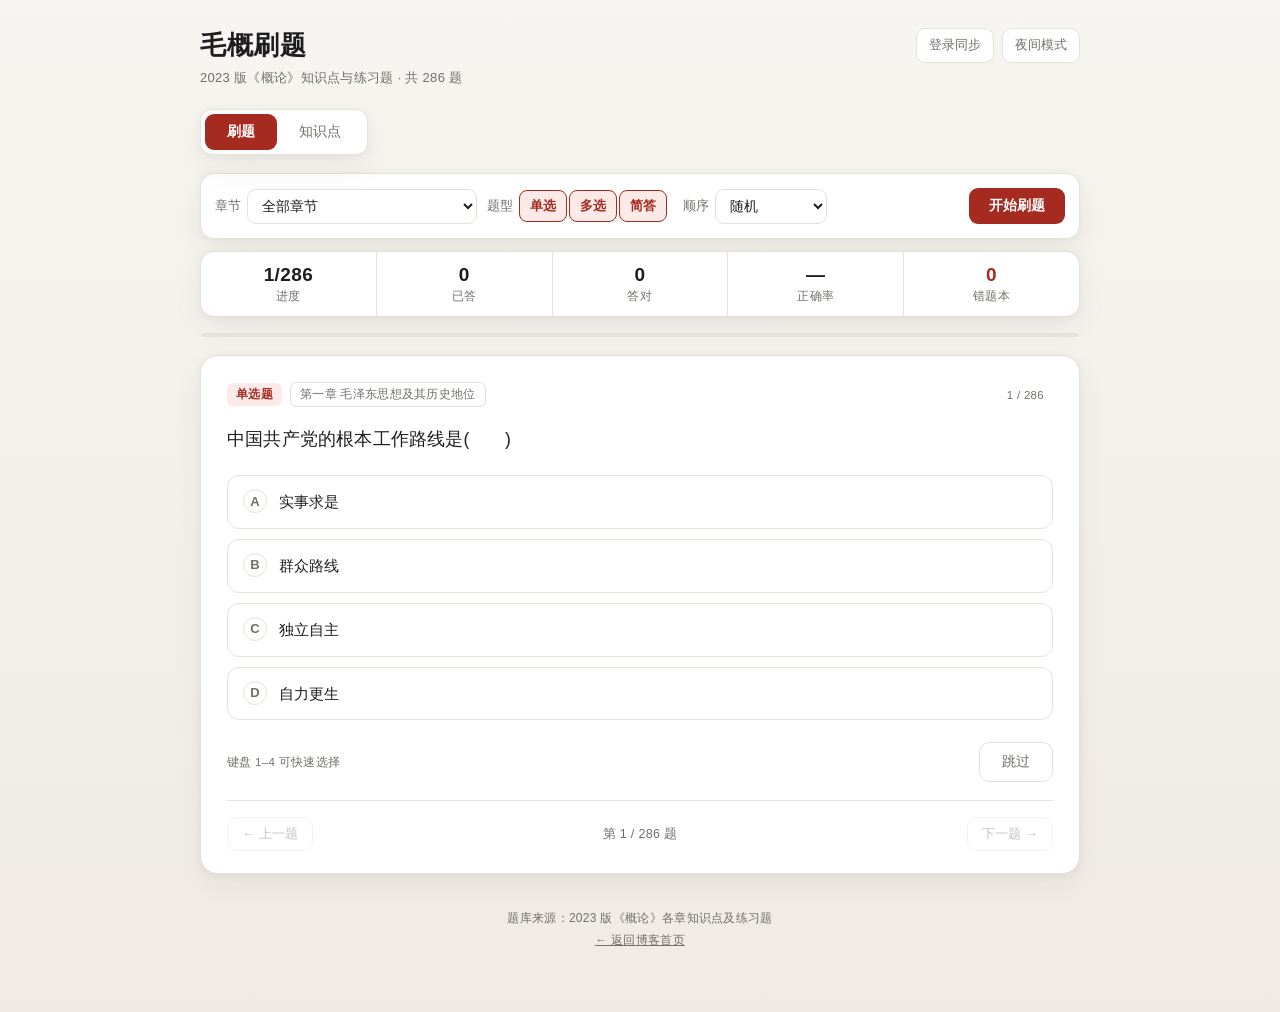
<file: quiz/index.html>
<!DOCTYPE html>
<html lang="zh-CN">
<head>
<meta charset="utf-8">
<meta name="viewport" content="width=device-width, initial-scale=1">
<title>毛概刷题 · 2023版《概论》</title>
<style>
:root{
  --bg:#f7f5f1;
  --bg2:#efebe4;
  --card:#ffffff;
  --ink:#1d1d1f;
  --sub:#706f6b;
  --line:#e6e1d9;
  --accent:#a52a20;
  --accent-soft:#fbeae7;
  --ok:#1f7a4d;
  --ok-soft:#e8f4ee;
  --err:#c0392b;
  --err-soft:#fceceb;
  --shadow:0 2px 8px rgba(60,45,30,.05), 0 12px 32px rgba(60,45,30,.06);
}
[data-theme="dark"]{
  --bg:#15161a;
  --bg2:#1a1c21;
  --card:#1f2127;
  --ink:#ececec;
  --sub:#9c9c9c;
  --line:#2e3138;
  --accent:#e0715f;
  --accent-soft:#33211f;
  --ok:#6fca9a;
  --ok-soft:#1d2f27;
  --err:#f08a80;
  --err-soft:#33201f;
  --shadow:0 2px 8px rgba(0,0,0,.3), 0 12px 32px rgba(0,0,0,.35);
}
*{box-sizing:border-box}
html,body{margin:0;padding:0}
body{
  background:linear-gradient(180deg,var(--bg),var(--bg2));
  color:var(--ink);
  font-family:-apple-system,BlinkMacSystemFont,"Segoe UI","PingFang SC","Hiragino Sans GB","Microsoft YaHei",sans-serif;
  -webkit-font-smoothing:antialiased;
  min-height:100vh;
  padding:28px 20px 60px;
  transition:background .25s,color .25s;
}
.wrap{max-width:880px;margin:0 auto}

header{display:flex;align-items:flex-start;justify-content:space-between;gap:16px;margin-bottom:22px}
.titleblock h1{margin:0 0 6px;font-size:26px;letter-spacing:.5px;font-weight:700}
.titleblock p{margin:0;color:var(--sub);font-size:13px;letter-spacing:.3px}
.themebtn{
  flex:none;border:1px solid var(--line);background:var(--card);color:var(--sub);
  padding:8px 12px;border-radius:9px;font-size:12.5px;cursor:pointer;transition:.18s;
}
.themebtn:hover{color:var(--ink);border-color:var(--accent)}
.head-actions{display:flex;gap:8px;align-items:center;flex:none}
.acc-on{border-color:var(--accent);color:var(--accent);background:var(--accent-soft);font-weight:600}
.modal{position:fixed;inset:0;background:rgba(20,18,16,.5);display:none;align-items:center;justify-content:center;z-index:99;padding:20px}
.modal.show{display:flex}
.modal-card{background:var(--card);border:1px solid var(--line);border-radius:16px;padding:22px;width:100%;max-width:370px;box-shadow:var(--shadow)}
.modal-card h3{margin:0 0 6px;font-size:17px;letter-spacing:.3px}
.modal-card .msub{margin:0 0 16px;font-size:12.5px;color:var(--sub);line-height:1.6}
.modal-card input{width:100%;padding:10px 12px;border:1px solid var(--line);border-radius:9px;font-size:13.5px;font-family:inherit;background:var(--bg);color:var(--ink);outline:none;margin-bottom:10px}
.modal-card input:focus{border-color:var(--accent)}
.modal-actions{display:flex;gap:8px;margin-top:6px}
.modal-actions button{flex:1;padding:10px;border-radius:9px;font-size:13.5px;cursor:pointer;font-family:inherit;border:1px solid var(--line);background:var(--card);color:var(--ink);transition:.15s}
.modal-actions .primary{background:var(--accent);border-color:var(--accent);color:#fff;font-weight:600}
.modal-actions button:disabled{opacity:.6;cursor:not-allowed}
.modal-msg{font-size:12.5px;margin-top:12px;min-height:16px;line-height:1.5;color:var(--err)}
.modal-msg.ok{color:var(--ok)}
.switch-line{margin-top:12px;font-size:12.5px;color:var(--sub);text-align:center}
.switch-line a{color:var(--accent);cursor:pointer;text-decoration:none}
.acc-info{margin:2px 0 14px;font-size:13px;line-height:1.7;color:var(--ink)}
.acc-info span{display:block;font-size:12px;color:var(--sub);margin-top:2px}
.sync-state{font-size:11.5px;color:var(--sub);text-align:center;margin-top:10px}

.tabs{display:inline-flex;background:var(--card);border:1px solid var(--line);border-radius:12px;padding:4px;margin-bottom:18px;box-shadow:var(--shadow)}
.tab{
  border:0;background:transparent;color:var(--sub);padding:9px 22px;border-radius:9px;
  font-size:14px;cursor:pointer;transition:.18s;font-family:inherit;
}
.tab.active{background:var(--accent);color:#fff;font-weight:600}

.panel{display:none}
.panel.active{display:block}

.toolbar{
  background:var(--card);border:1px solid var(--line);border-radius:14px;
  padding:14px;display:flex;flex-wrap:wrap;gap:10px;align-items:center;box-shadow:var(--shadow);
}
.toolbar label{font-size:13px;color:var(--sub);margin-right:-4px}
.flabel{font-size:13px;color:var(--sub);margin-right:-4px}
.chk-group{display:flex;gap:6px;align-items:center}
.chk{display:inline-flex;align-items:center;gap:4px;padding:6px 10px;border:1px solid var(--line);border-radius:8px;cursor:pointer;font-size:13px;color:var(--sub);background:var(--card);transition:.15s;user-select:none}
.chk input{display:none}
.chk i{font-style:normal}
.chk.on{border-color:var(--accent);color:var(--accent);background:var(--accent-soft);font-weight:600}
.typehint{font-size:12px;color:var(--err)}
.kh-tip{margin-left:auto;font-size:12.5px;color:var(--sub)}
.kh-tip b{color:var(--accent);font-weight:700}
select{
  font-family:inherit;font-size:13.5px;color:var(--ink);background:var(--card);
  border:1px solid var(--line);border-radius:9px;padding:8px 10px;cursor:pointer;outline:none;max-width:230px;
}
select:focus{border-color:var(--accent)}
.startbtn{
  margin-left:auto;background:var(--accent);color:#fff;border:0;border-radius:9px;
  padding:9px 20px;font-size:13.5px;font-weight:600;cursor:pointer;font-family:inherit;transition:.18s;
}
.startbtn:hover{filter:brightness(.94)}
.startbtn:disabled{opacity:.45;cursor:not-allowed}

.stats{display:flex;gap:0;background:var(--card);border:1px solid var(--line);border-radius:14px;margin-top:12px;overflow:hidden;box-shadow:var(--shadow)}
.stat{flex:1;padding:12px 14px;text-align:center;border-right:1px solid var(--line)}
.stat:last-child{border-right:0}
.stat b{display:block;font-size:19px;font-weight:700;letter-spacing:.4px}
.stat span{font-size:11.5px;color:var(--sub);letter-spacing:.5px}
.stat.warn b{color:var(--accent)}

.progress{height:4px;background:var(--line);border-radius:4px;margin:16px 2px 0;overflow:hidden}
.progress > i{display:block;height:100%;width:0;background:var(--accent);border-radius:4px;transition:width .3s}

.qcard{
  background:var(--card);border:1px solid var(--line);border-radius:18px;margin-top:18px;
  padding:26px 26px 22px;box-shadow:var(--shadow);animation:fade .22s ease;
}
@keyframes fade{from{opacity:.72;transform:translateY(5px)}to{opacity:1;transform:none}}

.qmeta{display:flex;gap:8px;flex-wrap:wrap;align-items:center;margin-bottom:16px}
.badge{font-size:11.5px;padding:4px 9px;border-radius:6px;letter-spacing:.3px}
.badge.type{background:var(--accent-soft);color:var(--accent);font-weight:600}
.badge.ch{background:transparent;color:var(--sub);border:1px solid var(--line)}
.badge.idx{color:var(--sub);margin-left:auto;font-variant-numeric:tabular-nums}

.stem{font-size:17.5px;line-height:1.85;letter-spacing:.2px;margin-bottom:20px;white-space:pre-wrap}
.stem .hint{display:block;font-size:12.5px;color:var(--sub);margin-top:8px;letter-spacing:.4px}

.opts{display:flex;flex-direction:column;gap:10px}
.opt{
  display:flex;align-items:flex-start;gap:12px;text-align:left;width:100%;
  background:transparent;border:1px solid var(--line);border-radius:12px;
  padding:13px 15px;font-size:15px;line-height:1.65;color:var(--ink);
  cursor:pointer;transition:.16s;font-family:inherit;
}
.opt:hover:not(.locked){border-color:var(--accent);background:var(--accent-soft)}
.opt .k{
  flex:none;width:24px;height:24px;border-radius:50%;border:1px solid var(--line);
  display:flex;align-items:center;justify-content:center;font-size:13px;font-weight:700;color:var(--sub);
}
.opt .t{flex:1;padding-top:1px}
.opt.selected{border-color:var(--accent);background:var(--accent-soft)}
.opt.selected .k{border-color:var(--accent);background:var(--accent);color:#fff}
.opt.correct{border-color:var(--ok);background:var(--ok-soft)}
.opt.correct .k{border-color:var(--ok);background:var(--ok);color:#fff}
.opt.wrong{border-color:var(--err);background:var(--err-soft)}
.opt.wrong .k{border-color:var(--err);background:var(--err);color:#fff}
.opt.locked{cursor:default}

.actions{display:flex;gap:10px;align-items:center;margin-top:22px;flex-wrap:wrap}
.qnav{display:flex;align-items:center;justify-content:space-between;gap:10px;margin-top:18px;padding-top:16px;border-top:1px solid var(--line)}
.qnav .btn{padding:7px 14px;font-size:13px}
.qnav .btn:disabled{opacity:.4;cursor:not-allowed}
.navpos{font-size:12.5px;color:var(--sub);letter-spacing:.3px}
.resume-tip{display:flex;align-items:center;gap:10px;flex-wrap:wrap;background:var(--accent-soft);border:1px solid var(--line);border-radius:12px;padding:10px 14px;font-size:13px;color:var(--ink);margin-bottom:14px;line-height:1.6}
.resume-tip .btn{margin-left:auto;padding:6px 12px;font-size:12.5px}
.spacer{flex:1}
.btn{
  font-family:inherit;font-size:14px;padding:10px 22px;border-radius:10px;cursor:pointer;
  border:1px solid var(--line);background:transparent;color:var(--sub);transition:.16s;
}
.btn:hover{color:var(--ink);border-color:var(--accent)}
.btn.primary{background:var(--accent);border-color:var(--accent);color:#fff;font-weight:600}
.btn.primary:hover{filter:brightness(.94);color:#fff}
.btn:disabled{opacity:.45;cursor:default}
.kbdhint{font-size:11.5px;color:var(--sub);letter-spacing:.3px}

.feedback{display:none;margin-top:20px;border-radius:12px;padding:15px 17px;font-size:14px;line-height:1.75;animation:fade .2s ease}
.feedback.show{display:block}
.feedback.ok{background:var(--ok-soft);border:1px solid var(--ok)}
.feedback.err{background:var(--err-soft);border:1px solid var(--err)}
.feedback .fb-title{font-weight:700;margin-bottom:6px;letter-spacing:.3px}
.feedback.ok .fb-title{color:var(--ok)}
.feedback.err .fb-title{color:var(--err)}
.feedback .fb-body{color:var(--ink);white-space:pre-wrap}
.feedback .fb-ans{color:var(--sub);margin-top:6px;font-size:13.5px}
.feedback .fb-ans b{color:var(--accent)}
.fb-analysis{margin-top:12px;padding:11px 13px;border-radius:9px;background:rgba(255,255,255,.5);border-left:3px solid var(--accent);font-size:13.5px;line-height:1.85;color:var(--ink)}
.feedback.err .fb-analysis{border-left-color:var(--err)}
.fb-lab{display:inline-block;font-size:11px;font-weight:700;letter-spacing:.5px;color:var(--accent);margin-right:6px;vertical-align:1px}
.feedback.err .fb-lab{color:var(--err)}

.done{
  background:var(--card);border:1px solid var(--line);border-radius:18px;padding:40px 26px;
  text-align:center;box-shadow:var(--shadow);margin-top:18px;
}
.done h2{margin:0 0 10px;font-size:22px}
.done p{color:var(--sub);font-size:14px;margin:6px 0}
.done .score{font-size:40px;font-weight:700;color:var(--accent);letter-spacing:1px;margin:14px 0 4px}

.empty{color:var(--sub);text-align:center;padding:50px 0;font-size:14px}

.kh-list{display:flex;flex-direction:column;gap:16px;margin-top:18px}
.kh-card{background:var(--card);border:1px solid var(--line);border-radius:16px;padding:22px 24px;box-shadow:var(--shadow)}
.kh-card h3{margin:0 0 16px;font-size:16px;color:var(--accent);letter-spacing:.3px;line-height:1.5}
.kh-sec + .kh-sec{margin-top:22px;padding-top:18px;border-top:1px dashed var(--line)}
.sec-tag{display:inline-block;font-size:11.5px;padding:4px 10px;border-radius:6px;margin-bottom:12px;letter-spacing:.4px;font-weight:600}
.sec-tag.obj{background:var(--accent-soft);color:var(--accent)}
.sec-tag.subj{background:var(--ok-soft);color:var(--ok)}
.kh-item{margin-bottom:14px}
.kh-item:last-child{margin-bottom:0}
.kh-item b{display:block;font-size:14.5px;line-height:1.6;margin-bottom:4px}
.kh-item p{margin:0;font-size:13.8px;line-height:1.85;color:var(--sub)}
.subj-item{border-left:3px solid var(--line);padding-left:14px;margin-bottom:18px}
.subj-item:last-child{margin-bottom:0}
.subj-q{font-size:14.5px;font-weight:600;line-height:1.6;margin-bottom:8px}
.subj-q .pg{font-size:11.5px;font-weight:400;color:var(--sub);margin-left:8px}
.subj-item ol{margin:0;padding-left:20px;list-style:decimal}
.subj-item li{font-size:13.5px;line-height:1.85;color:var(--sub);margin-bottom:3px}

footer{text-align:center;color:var(--sub);font-size:12px;margin-top:34px;letter-spacing:.3px;line-height:1.8}
footer a{color:var(--sub)}

@media (max-width:620px){
  body{padding:18px 13px 44px}
  .qcard{padding:20px 17px 18px;border-radius:14px}
  .stem{font-size:16px}
  .opt{font-size:14.5px;padding:12px 13px}
  .tab{padding:8px 16px}
  .startbtn{width:100%;margin-left:0}
  .titleblock h1{font-size:21px}
}
</style>
</head>
<body>
<div class="wrap">
  <header>
    <div class="titleblock">
      <h1>毛概刷题</h1>
      <p>2023 版《概论》知识点与练习题 · 共 <span id="totalCount">—</span> 题</p>
    </div>
    <div class="head-actions">
      <button class="themebtn" id="accBtn">登录同步</button>
      <button class="themebtn" id="themeBtn">夜间模式</button>
    </div>
  </header>

  <div class="tabs">
    <button class="tab active" data-panel="practice">刷题</button>
    <button class="tab" data-panel="knowledge">知识点</button>
  </div>

  <section class="panel active" id="panel-practice">
    <div class="toolbar">
      <label for="chSel">章节</label>
      <select id="chSel"></select>
      <span class="flabel">题型</span>
      <div class="chk-group" id="typeChk">
        <label class="chk"><input type="checkbox" value="single" checked><i>单选</i></label>
        <label class="chk"><input type="checkbox" value="multiple" checked><i>多选</i></label>
        <label class="chk"><input type="checkbox" value="short" checked><i>简答</i></label>
      </div>
      <span class="typehint" id="typeHint"></span>
      <label for="orderSel">顺序</label>
      <select id="orderSel">
        <option value="random">随机</option>
        <option value="seq">按章节顺序</option>
      </select>
      <button class="startbtn" id="startBtn">开始刷题</button>
    </div>

    <div class="stats">
      <div class="stat"><b id="stProgress">0/0</b><span>进度</span></div>
      <div class="stat"><b id="stAnswered">0</b><span>已答</span></div>
      <div class="stat"><b id="stCorrect">0</b><span>答对</span></div>
      <div class="stat"><b id="stRate">—</b><span>正确率</span></div>
      <div class="stat warn"><b id="stWrong">0</b><span>错题本</span></div>
    </div>
    <div class="progress"><i id="bar"></i></div>

    <div id="qArea"></div>
  </section>

  <section class="panel" id="panel-knowledge">
    <div class="toolbar kh-toolbar">
      <label for="khTypeSel">题型分类</label>
      <select id="khTypeSel">
        <option value="all">全部考点</option>
        <option value="objective">客观题考点（选择）</option>
        <option value="subjective">主观题考点（简答/论述）</option>
      </select>
      <span class="kh-tip">共 <b id="khCount">—</b> 条考点</span>
    </div>
    <div class="kh-list" id="khList"></div>
  </section>

  <footer>
    题库来源：2023 版《概论》各章知识点及练习题<br>
    <a href="/">← 返回博客首页</a>
  </footer>
</div>

<div class="modal" id="accModal">
  <div class="modal-card">
    <h3 id="accTitle">登录以同步进度</h3>
    <p class="msub" id="accSub">登录后，手机和电脑共用同一份答题进度与错题本</p>
    <div id="accForm">
      <input type="email" id="accEmail" placeholder="邮箱" autocomplete="username">
      <input type="password" id="accPwd" placeholder="密码（至少 6 位）" autocomplete="current-password">
      <div class="modal-actions">
        <button id="accClose">取消</button>
        <button class="primary" id="accSubmit">登录</button>
      </div>
      <div class="switch-line" id="accSwitch">没有账号？<a id="accToggle">注册一个</a></div>
    </div>
    <div id="accProfile" style="display:none">
      <div class="acc-info"><b id="accMail">—</b><span id="accSync">已同步</span></div>
      <div class="modal-actions">
        <button id="accClose2">关闭</button>
        <button id="accLogout">退出登录</button>
      </div>
    </div>
    <div class="modal-msg" id="accMsg"></div>
    <div class="sync-state" id="accHint">未登录时进度只保存在本机浏览器</div>
  </div>
</div>

<script src="supabase.min.js"></script>
<script>
(function(){
  "use strict";

  var DATA = null;
  var CHAPTERS = [];
  var QTYPE_LABEL = {single:"单选题", multiple:"多选题", short:"简答题"};

  var LS_WRONG = "mg_wrong_v1";
  var LS_THEME = "mg_theme_v1";
  var LS_SESSION = "mg_session_v1";

  var wrongSet = new Set();
  try {
    var saved = JSON.parse(localStorage.getItem(LS_WRONG) || "[]");
    if (Array.isArray(saved)) saved.forEach(function(id){ wrongSet.add(id); });
  } catch(e){}

  var state = {
    queue: [],
    idx: 0,
    answered: 0,
    correct: 0,
    selected: [],
    locked: false,
    revealed: false,
    log: {},
    resumed: false,
    filter: null
  };

  var el = {
    chSel: document.getElementById("chSel"),
    typeChk: document.getElementById("typeChk"),
    orderSel: document.getElementById("orderSel"),
    startBtn: document.getElementById("startBtn"),
    qArea: document.getElementById("qArea"),
    khList: document.getElementById("khList"),
    khTypeSel: document.getElementById("khTypeSel"),
    khCount: document.getElementById("khCount"),
    stProgress: document.getElementById("stProgress"),
    stAnswered: document.getElementById("stAnswered"),
    stCorrect: document.getElementById("stCorrect"),
    stRate: document.getElementById("stRate"),
    stWrong: document.getElementById("stWrong"),
    bar: document.getElementById("bar"),
    totalCount: document.getElementById("totalCount"),
    themeBtn: document.getElementById("themeBtn")
  };

  /* ================= 云端同步（Supabase） ================= */
  var SB_URL = "https://cegvxzdfzgdybrcxdvcp.supabase.co";
  var SB_KEY = "sb_publishable_zjmcaxE9kvZcGJNPg3aQFA_NVryt9TB";
  var SB_TABLE = "quiz_progress";

  var sb = null;
  var sbUser = null;
  var syncTimer = null;
  var syncBusy = false;
  var authPending = false;
  var authMode = "signin";

  function initSupabase(){
    if (typeof window.supabase === "undefined" || !window.supabase.createClient) return null;
    try {
      return window.supabase.createClient(SB_URL, SB_KEY, {
        auth: { persistSession: true, autoRefreshToken: true, detectSessionInUrl: false }
      });
    } catch(e){ return null; }
  }

  function uiMsg(text, ok){
    var m = document.getElementById("accMsg");
    if (!m) return;
    m.textContent = text || "";
    m.className = "modal-msg" + (ok ? " ok" : "");
  }

  function setSyncText(t){
    var s = document.getElementById("accSync");
    if (s) s.textContent = t;
    var h = document.getElementById("accHint");
    if (h) h.textContent = sbUser ? "云端已保存，换设备登录即可接着答" : "未登录时进度只保存在本机浏览器";
  }

  function refreshAccBtn(){
    var b = document.getElementById("accBtn");
    if (!b) return;
    if (sbUser){
      b.textContent = (sbUser.email || "已登录").split("@")[0] + " · 已同步";
      b.classList.add("acc-on");
    } else {
      b.textContent = "登录同步";
      b.classList.remove("acc-on");
    }
  }

  function collectLocal(){
    var s = null;
    try { s = JSON.parse(localStorage.getItem(LS_SESSION) || "null"); } catch(e){}
    return { v: 2, wrong: Array.from(wrongSet), session: s, ts: Date.now() };
  }

  function saveWrongLocal(){
    try { localStorage.setItem(LS_WRONG, JSON.stringify(Array.from(wrongSet))); } catch(e){}
  }

  function pushNow(){
    if (!sb || !sbUser || syncBusy) return;
    syncBusy = true;
    var payload = collectLocal();
    sb.from(SB_TABLE).upsert(
      { user_id: sbUser.id, data: payload, updated_at: new Date().toISOString() },
      { onConflict: "user_id" }
    ).then(function(res){
      syncBusy = false;
      setSyncText(res && res.error ? "同步失败，稍后重试" : "已同步");
    }).catch(function(){
      syncBusy = false;
      setSyncText("同步失败，稍后重试");
    });
  }

  function schedulePush(){
    if (!sb || !sbUser) return;
    setSyncText("同步中…");
    if (syncTimer) return;
    syncTimer = setTimeout(function(){ syncTimer = null; pushNow(); }, 1000);
  }

  function resetAndRestore(){
    state.queue = []; state.idx = 0; state.answered = 0; state.correct = 0;
    state.log = {}; state.selected = []; state.locked = false; state.revealed = false;
    state.resumed = true; state.filter = null;
    restoreSession();
  }

  function applyCloud(cloud){
    if (!cloud){ pushNow(); return; }
    var changed = false;
    var cw = Array.isArray(cloud.wrong) ? cloud.wrong : [];
    cw.forEach(function(id){ if (!wrongSet.has(id)){ wrongSet.add(id); changed = true; } });
    if (changed) saveWrongLocal();

    var localS = null, cloudS = cloud.session || null;
    try { localS = JSON.parse(localStorage.getItem(LS_SESSION) || "null"); } catch(e){}
    var pick = null;
    if (!localS) pick = cloudS;
    else if (!cloudS) pick = localS;
    else {
      var la = parseInt(localS.answered, 10) || 0, ca = parseInt(cloudS.answered, 10) || 0;
      if (ca > la) pick = cloudS;
      else if (ca === la && (parseInt(cloudS.idx, 10) || 0) > (parseInt(localS.idx, 10) || 0)) pick = cloudS;
      else pick = localS;
    }
    if (pick && pick !== localS){
      try { localStorage.setItem(LS_SESSION, JSON.stringify(pick)); } catch(e){}
      resetAndRestore();
    }
    if (typeof updateStats === "function") updateStats();
    schedulePush();
  }

  function fetchCloud(cb){
    if (!sb || !sbUser){ cb(null); return; }
    sb.from(SB_TABLE).select("data").eq("user_id", sbUser.id).maybeSingle()
      .then(function(res){
        if (res && res.error){ uiMsg("读取云端进度失败：" + res.error.message); cb(null); return; }
        cb(res && res.data ? res.data.data : null);
      }).catch(function(){ cb(null); });
  }

  function errText(msg){
    var m = msg || "";
    if (/Invalid login credentials/i.test(m)) return "邮箱或密码不正确";
    if (/already registered/i.test(m)) return "该邮箱已注册，请直接登录";
    if (/at least 6 characters/i.test(m)) return "密码至少需要 6 位";
    if (/Email not confirmed/i.test(m)) return "邮箱还没验证：到 Supabase 关闭 Confirm email 后再试";
    if (/Invalid email/i.test(m)) return "邮箱格式不对";
    if (/rate limit/i.test(m)) return "尝试太频繁，等几分钟再试";
    return m;
  }

  function showForm(){
    var f = document.getElementById("accForm"), p = document.getElementById("accProfile");
    if (f) f.style.display = "block";
    if (p) p.style.display = "none";
  }

  function showProfile(){
    var f = document.getElementById("accForm"), p = document.getElementById("accProfile");
    if (f) f.style.display = "none";
    if (p) p.style.display = "block";
    var mail = document.getElementById("accMail");
    if (mail) mail.textContent = sbUser ? sbUser.email : "—";
    setSyncText("正在同步…");
  }

  function afterLogin(user){
    sbUser = user;
    refreshAccBtn();
    showProfile();
    fetchCloud(function(cloud){ applyCloud(cloud); });
  }

  function doAuth(){
    if (!sb){ uiMsg("同步服务没加载上，刷新页面再试"); return; }
    var email = (document.getElementById("accEmail").value || "").trim();
    var pwd = document.getElementById("accPwd").value || "";
    if (!email || !pwd){ uiMsg("邮箱和密码都要填"); return; }
    var btn = document.getElementById("accSubmit");
    btn.disabled = true;
    uiMsg(authMode === "signup" ? "正在注册…" : "正在登录…", true);
    var req = authMode === "signup"
      ? sb.auth.signUp({ email: email, password: pwd })
      : sb.auth.signInWithPassword({ email: email, password: pwd });
    req.then(function(res){
      btn.disabled = false;
      if (res && res.error){ uiMsg(errText(res.error.message)); return; }
      var user = res && res.data && (res.data.user || (res.data.session && res.data.session.user));
      if (authMode === "signup" && !(res.data && res.data.session)){
        uiMsg("注册成功，但邮箱验证还开着：请到 Supabase 关闭 Confirm email 后再登录", true);
        authMode = "signin";
        syncAuthLabels();
        return;
      }
      uiMsg("");
      if (user) afterLogin(user);
    }).catch(function(e){
      btn.disabled = false;
      uiMsg("网络异常：" + (e && e.message ? e.message : "请重试"));
    });
  }

  function syncAuthLabels(){
    var t = document.getElementById("accTitle");
    var s = document.getElementById("accSub");
    var b = document.getElementById("accSubmit");
    var sw = document.getElementById("accSwitch");
    if (authMode === "signup"){
      if (t) t.textContent = "注册账号";
      if (s) s.textContent = "注册后答题进度会存到云端，换设备登录即可继续";
      if (b) b.textContent = "注册";
    } else {
      if (t) t.textContent = "登录以同步进度";
      if (s) s.textContent = "登录后，手机和电脑共用同一份答题进度与错题本";
      if (b) b.textContent = "登录";
    }
    if (sw) sw.innerHTML = authMode === "signup"
      ? '已有账号？<a id="accToggle">直接登录</a>'
      : '没有账号？<a id="accToggle">注册一个</a>';
    var tg = document.getElementById("accToggle");
    if (tg) tg.addEventListener("click", function(){
      authMode = authMode === "signup" ? "signin" : "signup";
      uiMsg("");
      syncAuthLabels();
    });
  }

  function openModal(){
    var m = document.getElementById("accModal");
    if (!m) return;
    m.classList.add("show");
    uiMsg("");
    if (sbUser) showProfile(); else showForm();
  }

  function closeModal(){
    var m = document.getElementById("accModal");
    if (m) m.classList.remove("show");
  }

  function ensureStarted(){
    if (!CHAPTERS.length) return;
    if (state.queue && state.queue.length) return;
    start();
  }

  sb = initSupabase();
  if (sb){
    authPending = true;
    sb.auth.getSession().then(function(res){
      var s = res && res.data && res.data.session;
      authPending = false;
      if (s && s.user){
        sbUser = s.user;
        refreshAccBtn();
        fetchCloud(function(cloud){
          applyCloud(cloud);
          ensureStarted();
        });
      } else {
        ensureStarted();
      }
    }).catch(function(){
      authPending = false;
      ensureStarted();
    });
    sb.auth.onAuthStateChange(function(evt, session){
      if (session && session.user){
        var need = !sbUser || sbUser.id !== session.user.id;
        sbUser = session.user;
        refreshAccBtn();
        if (need){
          fetchCloud(function(cloud){
            applyCloud(cloud);
            ensureStarted();
          });
        }
      }
    });
  } else {
    var accB = document.getElementById("accBtn");
    if (accB){ accB.textContent = "同步不可用"; accB.title = "supabase.min.js 未加载"; }
  }

  (function bindAccountUI(){
    var btn = document.getElementById("accBtn");
    if (btn) btn.addEventListener("click", openModal);
    var c1 = document.getElementById("accClose");
    if (c1) c1.addEventListener("click", closeModal);
    var c2 = document.getElementById("accClose2");
    if (c2) c2.addEventListener("click", closeModal);
    var sub = document.getElementById("accSubmit");
    if (sub) sub.addEventListener("click", doAuth);
    var pwd = document.getElementById("accPwd");
    if (pwd) pwd.addEventListener("keydown", function(e){ if (e.key === "Enter") doAuth(); });
    var em = document.getElementById("accEmail");
    if (em) em.addEventListener("keydown", function(e){ if (e.key === "Enter") document.getElementById("accPwd").focus(); });
    var out = document.getElementById("accLogout");
    if (out) out.addEventListener("click", function(){
      if (!sb) return;
      sb.auth.signOut().then(function(){
        sbUser = null;
        refreshAccBtn();
        uiMsg("已退出登录，本机记录仍保留", true);
        showForm();
      });
    });
    var modal = document.getElementById("accModal");
    if (modal) modal.addEventListener("click", function(e){ if (e.target === modal) closeModal(); });
    syncAuthLabels();
  })();

  /* ---------- 主题 ---------- */
  function applyTheme(t){
    document.documentElement.setAttribute("data-theme", t);
    el.themeBtn.textContent = t === "dark" ? "日间模式" : "夜间模式";
    try { localStorage.setItem(LS_THEME, t); } catch(e){}
  }
  var savedTheme = "light";
  try { savedTheme = localStorage.getItem(LS_THEME) || "light"; } catch(e){}
  if (!savedTheme) savedTheme = "light";
  applyTheme(savedTheme);
  el.themeBtn.addEventListener("click", function(){
    applyTheme(document.documentElement.getAttribute("data-theme") === "dark" ? "light" : "dark");
  });

  /* ---------- Tab ---------- */
  document.querySelectorAll(".tab").forEach(function(tab){
    tab.addEventListener("click", function(){
      document.querySelectorAll(".tab").forEach(function(t){ t.classList.remove("active"); });
      tab.classList.add("active");
      document.querySelectorAll(".panel").forEach(function(p){ p.classList.remove("active"); });
      document.getElementById("panel-" + tab.dataset.panel).classList.add("active");
    });
  });

  /* ---------- 工具 ---------- */
  function allQuestions(){
    var out = [];
    CHAPTERS.forEach(function(ch){
      ch.questions.forEach(function(q){ out.push(q); });
    });
    return out;
  }

  function findChapter(id){
    for (var i=0;i<CHAPTERS.length;i++) if (CHAPTERS[i].id === id) return CHAPTERS[i];
    return null;
  }

  function saveWrong(){
    try { localStorage.setItem(LS_WRONG, JSON.stringify(Array.from(wrongSet))); } catch(e){}
    if (typeof schedulePush === "function") schedulePush();
  }

  function normalize(a){
    return a.split("").sort().join("");
  }

  /* ---------- 进度持久化 ---------- */
  var saveTimer = null;

  function saveSession(immediate){
    var write = function(){
      try {
        localStorage.setItem(LS_SESSION, JSON.stringify({
          v: 1,
          queue: state.queue.map(function(q){ return q.id; }),
          idx: state.idx,
          answered: state.answered,
          correct: state.correct,
          log: state.log,
          filter: state.filter || null,
          done: !!(state.queue.length && state.idx >= state.queue.length)
        }));
      } catch(e){}
      if (typeof schedulePush === "function") schedulePush();
    };
    if (immediate){ if (saveTimer){ clearTimeout(saveTimer); saveTimer = null; } write(); return; }
    if (saveTimer) return;
    saveTimer = setTimeout(function(){ saveTimer = null; write(); }, 200);
  }

  function clearSession(){
    try { localStorage.removeItem(LS_SESSION); } catch(e){}
  }

  function restoreSession(){
    var raw = null;
    try { raw = localStorage.getItem(LS_SESSION); } catch(e){}
    if (!raw) return false;

    var s = null;
    try { s = JSON.parse(raw); } catch(e){ return false; }
    if (!s || !Array.isArray(s.queue) || !s.queue.length || s.done) return false;

    var map = {};
    allQuestions().forEach(function(q){ map[q.id] = q; });
    var queue = [];
    for (var i = 0; i < s.queue.length; i++){
      var q = map[s.queue[i]];
      if (!q) return false;
      queue.push(q);
    }

    state.queue = queue;
    state.idx = Math.min(Math.max(0, parseInt(s.idx, 10) || 0), queue.length - 1);
    state.answered = parseInt(s.answered, 10) || 0;
    state.correct = parseInt(s.correct, 10) || 0;
    state.log = (s.log && typeof s.log === "object") ? s.log : {};
    state.resumed = true;
    state.filter = (s.filter && typeof s.filter === "object") ? s.filter : inferFilter(queue);
    applyFilterNow(state.filter);

    renderQuestion();
    updateStats();
    return true;
  }

  /* ---------- 数据加载 ---------- */
  function loadData(){
    fetch("./quiz_data.json", {cache: "no-cache"})
      .then(function(r){
        if (!r.ok) throw new Error("HTTP " + r.status);
        return r.json();
      })
      .then(function(d){ init(d); })
      .catch(function(err){
        el.qArea.innerHTML = '<div class="empty">题库加载失败：' + err.message + '<br>请刷新页面重试</div>';
      });
  }

  function init(d){
    DATA = d;
    CHAPTERS = d.chapters || [];
    el.totalCount.textContent = d.total || allQuestions().length;

    var opts = '<option value="all">全部章节</option>';
    CHAPTERS.forEach(function(ch){
      opts += '<option value="' + ch.id + '">' + ch.name + '</option>';
    });
    opts += '<option value="__wrong__">只刷错题本（' + wrongSet.size + '）</option>';
    el.chSel.innerHTML = opts;

    renderKnowledge();

    if (el.khTypeSel) el.khTypeSel.addEventListener("change", renderKnowledge);

    el.chSel.addEventListener("change", function(){
      var o = el.chSel.querySelector('option[value="__wrong__"]');
      if (o) o.textContent = "只刷错题本（" + wrongSet.size + "）";
    });

    el.startBtn.addEventListener("click", start);
    document.addEventListener("keydown", onKey);

    if (el.typeChk) el.typeChk.addEventListener("change", syncTypeChk);
    syncTypeChk();

    if (pendingFilter) applyFilterNow(pendingFilter);
    if (!restoreSession()){
      if (!authPending){
        start();
      } else {
        setTimeout(function(){ if (!state.queue.length) start(); }, 4500);
      }
    }
  }

  function selectedTypes(){
    if (!el.typeChk) return ["single", "multiple", "short"];
    return Array.prototype.slice.call(el.typeChk.querySelectorAll("input:checked"))
      .map(function(i){ return i.value; });
  }

  /* ---------- 筛选条件（章节 / 题型 / 顺序） ---------- */
  var pendingFilter = null;

  function currentFilter(){
    return {
      ch: el.chSel ? el.chSel.value : "all",
      types: selectedTypes(),
      order: el.orderSel ? el.orderSel.value : "random"
    };
  }

  function applyFilterNow(f){
    if (!f) return;
    pendingFilter = f;
    if (el.orderSel && f.order) el.orderSel.value = f.order;
    if (el.chSel && el.chSel.options && el.chSel.options.length && f.ch){
      for (var i = 0; i < el.chSel.options.length; i++){
        if (el.chSel.options[i].value === f.ch){ el.chSel.value = f.ch; break; }
      }
    }
    if (el.typeChk && Array.isArray(f.types) && f.types.length){
      Array.prototype.forEach.call(el.typeChk.querySelectorAll("input"), function(inp){
        inp.checked = f.types.indexOf(inp.value) >= 0;
      });
      syncTypeChk();
    }
  }

  /* 旧版进度没存筛选条件时，按队列反推章节 / 题型 / 顺序 */
  function inferFilter(queue){
    var chs = {}, types = {}, i;
    for (i = 0; i < queue.length; i++){
      chs[queue[i].chapter] = 1;
      types[queue[i].type] = 1;
    }
    var chList = Object.keys(chs);
    var tList = Object.keys(types);
    var f = {
      ch: chList.length === 1 ? chList[0] : "all",
      types: tList.length ? tList : ["single", "multiple", "short"],
      order: "random"
    };
    /* 顺序判定：只有当队列与"按章节顺序"生成的完整题池逐题一致时才算顺序模式 */
    var pool = [];
    var all = allQuestions();
    if (f.ch === "__wrong__"){
      all.forEach(function(q){ if (wrongSet.has(q.id)) pool.push(q); });
    } else if (f.ch === "all"){
      pool = all.slice();
    } else {
      var ch = findChapter(f.ch);
      pool = ch ? ch.questions.slice() : all.slice();
    }
    if (f.types.length < 3){
      pool = pool.filter(function(q){ return f.types.indexOf(q.type) >= 0; });
    }
    var sameSeq = pool.length === queue.length && pool.length > 0;
    if (sameSeq){
      for (i = 0; i < pool.length; i++){
        if (pool[i].id !== queue[i].id){ sameSeq = false; break; }
      }
    }
    f.order = sameSeq ? "seq" : "random";
    return f;
  }

  function syncTypeChk(){
    if (!el.typeChk) return;
    el.typeChk.querySelectorAll("label.chk").forEach(function(l){
      var inp = l.querySelector("input");
      if (inp) l.classList.toggle("on", inp.checked);
    });
    var empty = selectedTypes().length === 0;
    el.startBtn.disabled = empty;
    el.startBtn.title = empty ? "至少勾选一种题型" : "";
    var hint = document.getElementById("typeHint");
    if (hint) hint.textContent = empty ? "请至少勾选一种题型" : "";
  }

  /* ---------- 知识点 ---------- */
  function renderKnowledge(){
    var filter = el.khTypeSel ? el.khTypeSel.value : "all";
    var html = "", count = 0;
    CHAPTERS.forEach(function(ch){
      var kh = ch.knowledge || {};
      var obj = (kh.objective || []).slice();
      var subj = (kh.subjective || []).slice();
      if (filter === "objective") subj = [];
      if (filter === "subjective") obj = [];
      if (!obj.length && !subj.length) return;
      count += obj.length + subj.length;

      html += '<div class="kh-card"><h3>' + escapeHtml(ch.name) + '</h3>';

      if (obj.length){
        html += '<div class="kh-sec"><div class="sec-tag obj">客观题考点</div>';
        obj.forEach(function(item){
          html += '<div class="kh-item"><b>' + escapeHtml(item.t) + '</b><p>' + escapeHtml(item.c) + '</p></div>';
        });
        html += '</div>';
      }

      if (subj.length){
        html += '<div class="kh-sec"><div class="sec-tag subj">主观题考点 · 简答/论述</div>';
        subj.forEach(function(item){
          html += '<div class="subj-item"><div class="subj-q">' + escapeHtml(item.q)
               + (item.page ? '<span class="pg">教材 ' + escapeHtml(item.page) + '</span>' : '')
               + '</div><ol>';
          (item.p || []).forEach(function(pt){ html += '<li>' + escapeHtml(pt) + '</li>'; });
          html += '</ol></div>';
        });
        html += '</div>';
      }

      html += '</div>';
    });

    if (el.khCount) el.khCount.textContent = count;
    el.khList.innerHTML = html || '<div class="kh-card"><p style="color:var(--sub);font-size:14px;margin:0">暂无内容</p></div>';
  }

  function escapeHtml(s){
    return String(s).replace(/&/g,"&amp;").replace(/</g,"&lt;").replace(/>/g,"&gt;");
  }

  /* ---------- 开始 ---------- */
  function start(){
    var chVal = el.chSel.value;
    var types = selectedTypes();
    var order = el.orderSel.value;

    state.filter = { ch: chVal, types: types, order: order };

    if (!types.length){
      el.qArea.innerHTML = '<div class="empty">请至少勾选一种题型再开始</div>';
      return;
    }

    var pool = [];
    if (chVal === "__wrong__"){
      var all = allQuestions();
      all.forEach(function(q){ if (wrongSet.has(q.id)) pool.push(q); });
    } else if (chVal === "all"){
      pool = allQuestions();
    } else {
      var ch = findChapter(chVal);
      if (ch) pool = ch.questions.slice();
    }

    if (types.length < 3){
      pool = pool.filter(function(q){ return types.indexOf(q.type) >= 0; });
    }

    if (order === "random"){
      for (var i = pool.length - 1; i > 0; i--){
        var j = Math.floor(Math.random() * (i + 1));
        var tmp = pool[i]; pool[i] = pool[j]; pool[j] = tmp;
      }
    }

    state.queue = pool;
    state.idx = 0;
    state.answered = 0;
    state.correct = 0;
    state.log = {};
    state.resumed = false;

    if (!pool.length){
      el.qArea.innerHTML = '<div class="done"><h2>没有可刷的题目</h2><p>换个筛选条件，或先去做几道题积累错题。</p></div>';
      updateStats();
      return;
    }
    renderQuestion();
    updateStats();
    saveSession(true);
  }

  /* ---------- 渲染 ---------- */
  function currentQ(){ return state.queue[state.idx]; }

  function updateStats(){
    el.stProgress.textContent = (state.idx + (state.queue.length && state.idx < state.queue.length ? 1 : 0)) + "/" + state.queue.length;
    el.stAnswered.textContent = state.answered;
    el.stCorrect.textContent = state.correct;
    el.stRate.textContent = state.answered ? Math.round(state.correct / state.answered * 100) + "%" : "—";
    el.stWrong.textContent = wrongSet.size;
    var pct = state.queue.length ? (state.idx / state.queue.length) * 100 : 0;
    el.bar.style.width = pct + "%";
  }

  function renderQuestion(){
    var q = currentQ();
    if (!q){ renderDone(); updateStats(); return; }

    var rec = state.log[q.id] || null;
    state.selected = rec ? (rec.selected || []).slice() : [];
    state.locked = !!rec;
    state.revealed = !!(rec && rec.revealed);

    var ch = findChapter(q.chapter);
    var chName = ch ? ch.name : q.chapter;
    var ansNorm = normalize(q.answer || "");

    var html = '';
    if (state.resumed){
      html += '<div class="resume-tip">已恢复上次进度 · 第 ' + (state.idx + 1) + ' / ' + state.queue.length +
              ' 题，已答 ' + state.answered + ' 题' +
              '<button class="btn" id="freshBtn">重新开始</button></div>';
      state.resumed = false;
    }
    html += '<div class="qcard">';
    html += '<div class="qmeta">';
    html += '<span class="badge type">' + QTYPE_LABEL[q.type] + '</span>';
    html += '<span class="badge ch">' + escapeHtml(chName) + '</span>';
    html += '<span class="badge idx">' + (state.idx + 1) + " / " + state.queue.length + '</span>';
    html += '</div>';
    html += '<div class="stem">' + escapeHtml(q.stem);
    if (q.type === "multiple" && !rec) html += '<span class="hint">多选题：选出所有正确选项后点击「提交答案」</span>';
    html += '</div>';

    if (q.type !== "short"){
      html += '<div class="opts" id="opts">';
      q.options.forEach(function(o){
        var cls = "opt";
        if (rec){
          cls += " locked";
          if (ansNorm.indexOf(o.key) >= 0) cls += " correct";
          else if (state.selected.indexOf(o.key) >= 0) cls += " wrong";
        } else if (state.selected.indexOf(o.key) >= 0){
          cls += " selected";
        }
        html += '<button class="' + cls + '" data-key="' + o.key + '">' +
                '<span class="k">' + o.key + '</span>' +
                '<span class="t">' + escapeHtml(o.text) + '</span></button>';
      });
      html += '</div>';
    }

    html += '<div class="actions">';
    if (rec){
      html += '<span class="kbdhint">按 Enter 进入下一题</span>';
    } else if (q.type === "short"){
      html += '<button class="btn primary" id="revealBtn">显示参考答案</button>';
    } else if (q.type === "multiple"){
      html += '<button class="btn primary" id="submitBtn" disabled>提交答案</button>';
    } else {
      html += '<span class="kbdhint">键盘 1–4 可快速选择</span>';
    }
    html += '<span class="spacer"></span>';
    if (!rec) html += '<button class="btn" id="skipBtn">跳过</button>';
    html += '</div>';
    html += '<div class="feedback" id="feedback"></div>';

    html += '<div class="qnav">';
    html += '<button class="btn navbtn" id="prevBtn"' + (state.idx > 0 ? '' : ' disabled') + '>← 上一题</button>';
    html += '<span class="navpos">第 ' + (state.idx + 1) + ' / ' + state.queue.length + ' 题</span>';
    html += '<button class="btn navbtn" id="navNextBtn"' + (state.locked ? '' : ' disabled') + '>下一题 →</button>';
    html += '</div>';

    html += '</div>';

    el.qArea.innerHTML = html;

    var optsEl = document.getElementById("opts");
    if (optsEl){
      optsEl.querySelectorAll(".opt").forEach(function(b){
        b.addEventListener("click", function(){ onPick(b.dataset.key); });
      });
    }

    var submitBtn = document.getElementById("submitBtn");
    if (submitBtn) submitBtn.addEventListener("click", function(){ judge(); });

    var revealBtn = document.getElementById("revealBtn");
    if (revealBtn) revealBtn.addEventListener("click", revealAnswer);

    var skipBtn = document.getElementById("skipBtn");
    if (skipBtn) skipBtn.addEventListener("click", next);

    var freshBtn = document.getElementById("freshBtn");
    if (freshBtn) freshBtn.addEventListener("click", function(){ clearSession(); start(); });

    document.getElementById("prevBtn").addEventListener("click", prev);
    document.getElementById("navNextBtn").addEventListener("click", next);

    if (rec) renderFeedback(q, rec);

    var cardEl = el.qArea.querySelector(".qcard");
    if (cardEl){
      cardEl.style.animation = "";
      setTimeout(function(){
        cardEl.style.animation = "none";
        cardEl.style.opacity = "";
        cardEl.style.transform = "";
      }, 320);
    }

    updateNav();
    updateStats();
  }

  function updateNav(){
    var p = document.getElementById("prevBtn");
    var n = document.getElementById("navNextBtn");
    if (p) p.disabled = state.idx <= 0;
    if (n) n.disabled = !state.locked;
  }

  function renderFeedback(q, rec){
    var fb = document.getElementById("feedback");
    if (!fb) return;
    if (q.type === "short" && rec.revealed){
      fb.className = "feedback show ok";
      fb.innerHTML = '<div class="fb-title">参考答案</div>' +
        '<div class="fb-body">' + escapeHtml(q.answer || "暂无参考答案") + '</div>' +
        analysisBlock(q, "答题思路");
      return;
    }
    var isCorrect = !!rec.correct;
    fb.className = "feedback show " + (isCorrect ? "ok" : "err");
    fb.innerHTML = '<div class="fb-title">' + (isCorrect ? "回答正确" : "回答错误") + '</div>' +
      '<div class="fb-ans">正确答案：<b>' + q.answer + '</b>' +
      (rec.selected && rec.selected.length ? '　你选择了：' + rec.selected.slice().sort().join("") : "") +
      '</div>' +
      analysisBlock(q, "解析");
  }

  function analysisBlock(q, lab){
    if (!q.analysis) return "";
    return '<div class="fb-analysis"><span class="fb-lab">' + (lab || "解析") + '</span>' + escapeHtml(q.analysis) + '</div>';
  }

  /* ---------- 作答 ---------- */
  function onPick(key){
    var q = currentQ();
    if (!q || state.locked || q.type === "short") return;

    if (q.type === "single"){
      state.selected = [key];
      paintOptions();
      judge();
      return;
    }

    // 多选 toggle
    var i = state.selected.indexOf(key);
    if (i >= 0) state.selected.splice(i, 1);
    else state.selected.push(key);
    paintOptions();

    var sb = document.getElementById("submitBtn");
    if (sb) sb.disabled = state.selected.length === 0;
  }

  function paintOptions(){
    var optsEl = document.getElementById("opts");
    if (!optsEl) return;
    optsEl.querySelectorAll(".opt").forEach(function(b){
      if (state.selected.indexOf(b.dataset.key) >= 0) b.classList.add("selected");
      else b.classList.remove("selected");
    });
  }

  function judge(){
    var q = currentQ();
    if (!q || state.locked || q.type === "short") return;
    if (!state.selected.length) return;

    state.locked = true;
    var picked = normalize(state.selected.join(""));
    var ans = normalize(q.answer || "");
    var isCorrect = picked === ans;

    // 高亮
    var optsEl = document.getElementById("opts");
    optsEl.querySelectorAll(".opt").forEach(function(b){
      var k = b.dataset.key;
      b.classList.add("locked");
      b.classList.remove("selected");
      if (ans.indexOf(k) >= 0) b.classList.add("correct");
      else if (state.selected.indexOf(k) >= 0) b.classList.add("wrong");
    });

    // 统计
    state.answered++;
    if (isCorrect){
      state.correct++;
      if (wrongSet.has(q.id)){ wrongSet.delete(q.id); saveWrong(); }
    } else {
      wrongSet.add(q.id);
      saveWrong();
    }

    // 记录作答，回看时还原
    var rec = {selected: state.selected.slice(), locked: true, correct: isCorrect};
    state.log[q.id] = rec;

    renderFeedback(q, rec);

    // 动作区替换
    var actions = document.querySelector(".actions");
    actions.innerHTML = '<span class="kbdhint">按 Enter 进入下一题</span><span class="spacer"></span>';

    updateNav();
    updateStats();
    saveSession(true);
  }

  function revealAnswer(){
    var q = currentQ();
    if (!q || state.revealed) return;
    state.revealed = true;
    state.locked = true;

    var rec = {selected: [], locked: true, revealed: true};
    state.log[q.id] = rec;

    renderFeedback(q, rec);

    var actions = document.querySelector(".actions");
    actions.innerHTML = '<span class="kbdhint">按 Enter 进入下一题</span><span class="spacer"></span>';

    updateNav();
    saveSession(true);
  }

  function prev(){
    if (state.idx <= 0) return;
    state.idx--;
    renderQuestion();
    updateStats();
    saveSession(true);
  }

  function next(){
    state.idx++;
    if (state.idx >= state.queue.length){ renderDone(); updateStats(); return; }
    renderQuestion();
    saveSession(true);
  }

  function renderDone(){
    var rate = state.answered ? Math.round(state.correct / state.answered * 100) : 0;
    el.qArea.innerHTML = '<div class="done">' +
      '<h2>本轮完成</h2>' +
      '<div class="score">' + rate + '%</div>' +
      '<p>共作答 ' + state.answered + ' 题，答对 ' + state.correct + ' 题</p>' +
      '<p>错题本累计 ' + wrongSet.size + ' 题，可在章节筛选里选择「只刷错题本」复习</p>' +
      '<div class="actions" style="justify-content:center;margin-top:22px">' +
      '<button class="btn primary" id="againBtn">重新开始</button></div></div>';
    document.getElementById("againBtn").addEventListener("click", start);
    el.bar.style.width = "100%";
    saveSession(true);
  }

  /* ---------- 键盘 ---------- */
  function onKey(e){
    if (document.getElementById("panel-practice").classList.contains("active") === false) return;
    var q = currentQ();
    if (!q) return;
    var key = e.key;

    if (key === "Enter" && state.locked){
      next();
      return;
    }
    if (key === "ArrowLeft"){
      prev();
      return;
    }
    if (!state.locked && q.type !== "short" && /^[1-4]$/.test(key)){
      var k = "ABCD"[parseInt(key, 10) - 1];
      if (q.options.some(function(o){ return o.key === k; })) onPick(k);
    }
  }

  loadData();
})();
</script>
</body>
</html>
</file>
